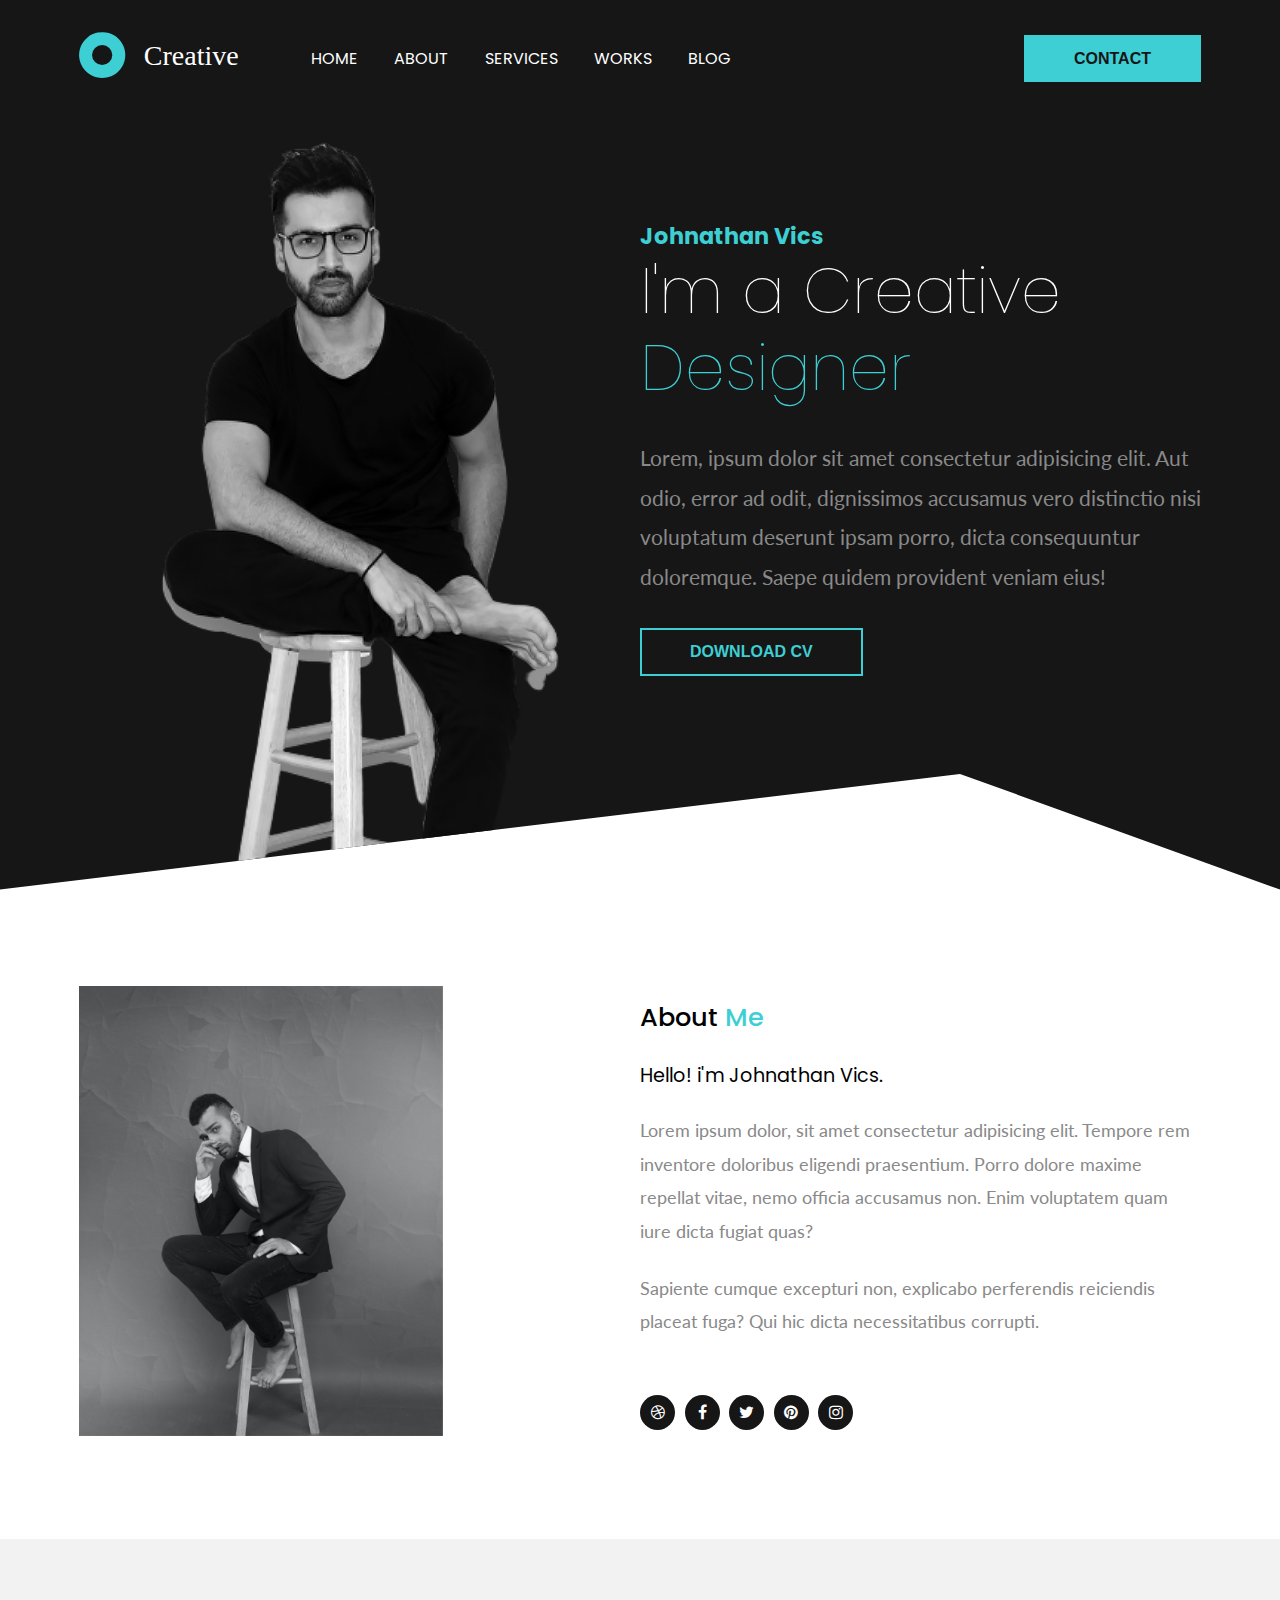
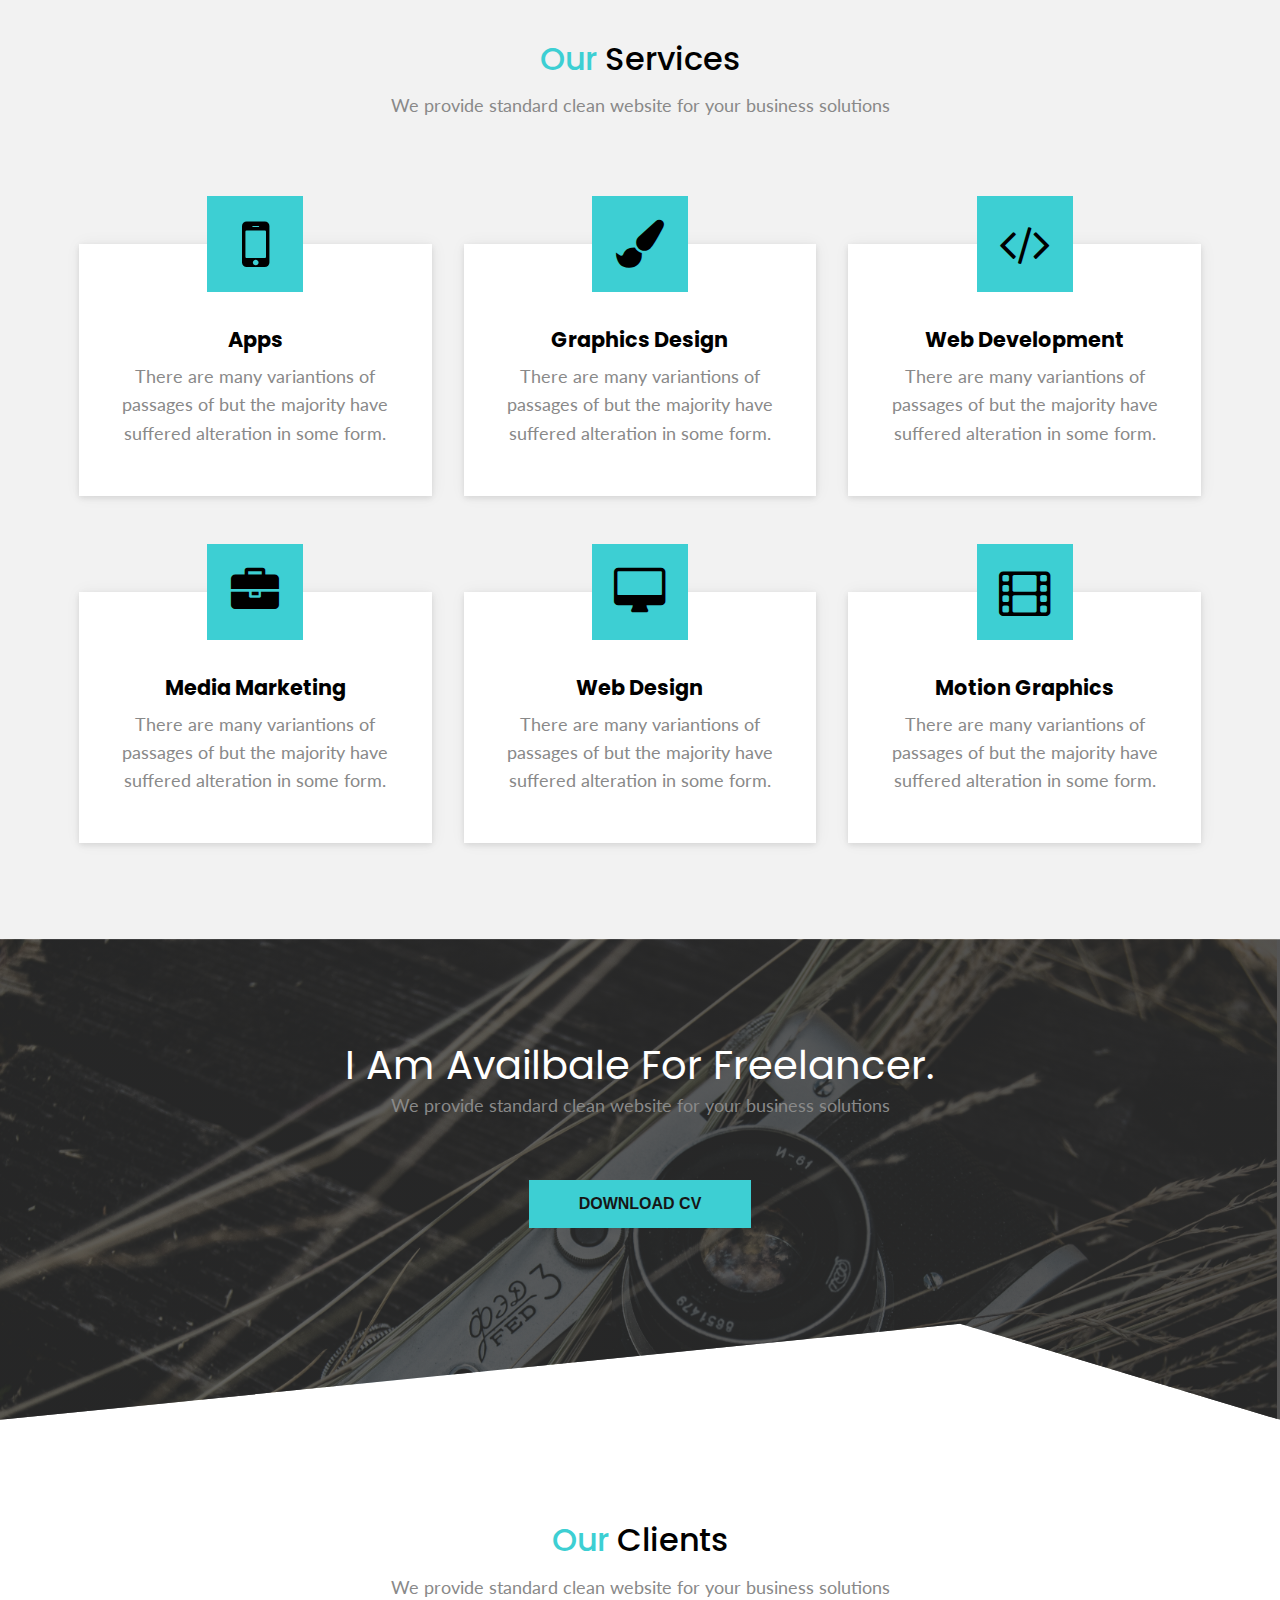
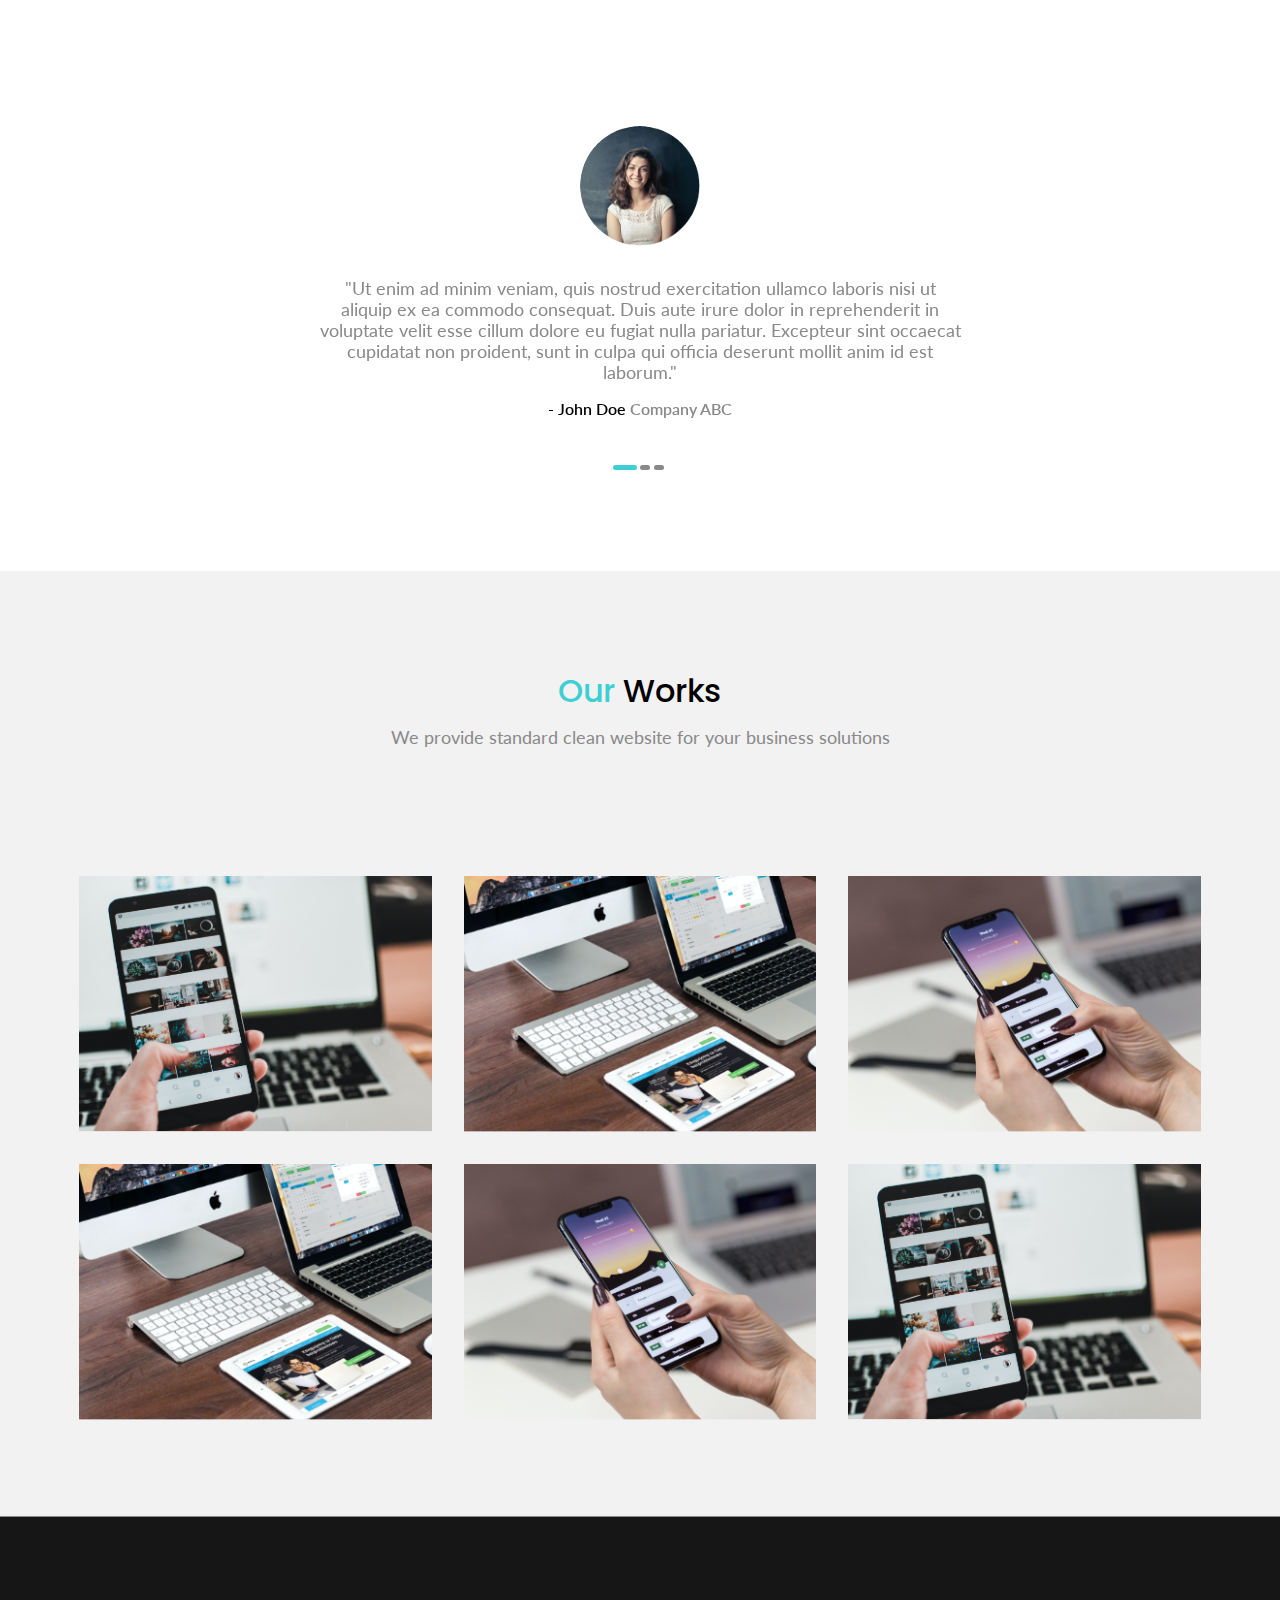
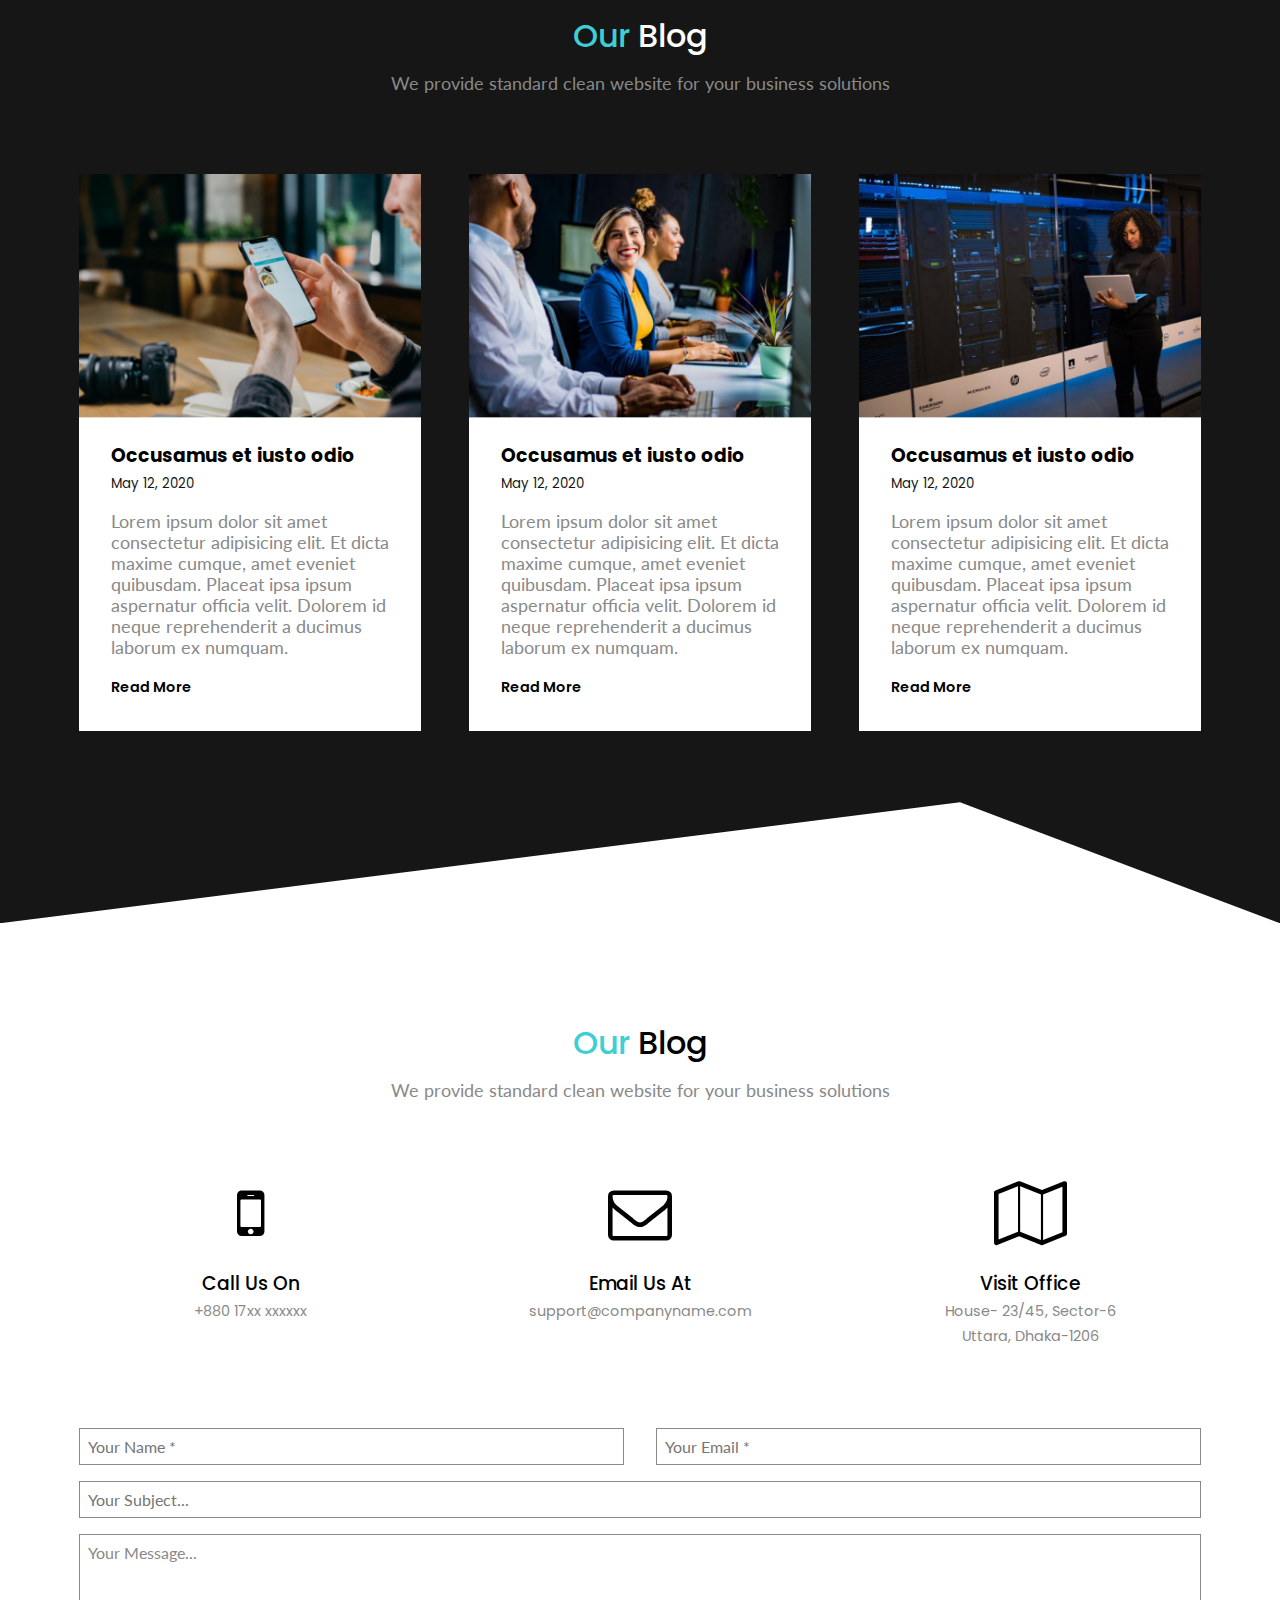
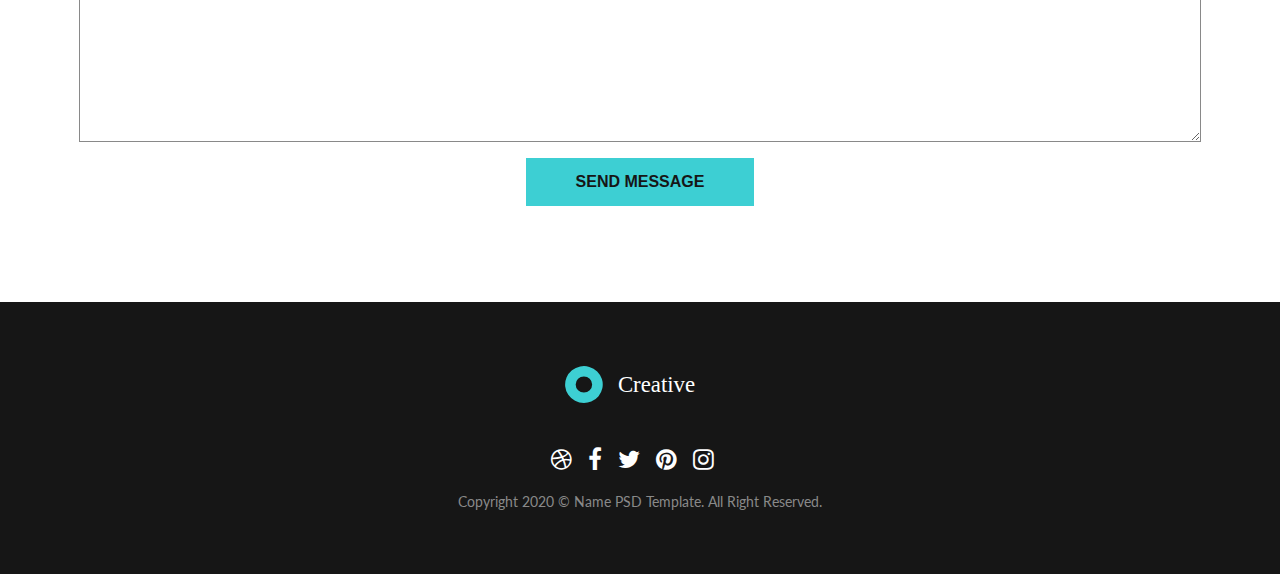
<file: Designer/index.html>
<!DOCTYPE html>
<html lang="en">
  <head>
    <meta charset="UTF-8" />
    <meta name="viewport" content="width=device-width, initial-scale=1.0" />

    <!-- External CSS -->
    <link rel="stylesheet" href="css/style.css" />

    <!-- Google Fonts -->
    <link
      href="https://fonts.googleapis.com/css2?family=Poppins:wght@400;600&display=swap"
      rel="stylesheet"
    />
    <link
      href="https://fonts.googleapis.com/css2?family=Lato:wght@300;400;700&display=swap"
      rel="stylesheet"
    />

    <!-- Font Awesome 4 cnd -->
    <link
      rel="stylesheet"
      href="https://stackpath.bootstrapcdn.com/font-awesome/4.7.0/css/font-awesome.min.css"
      integrity="sha384-wvfXpqpZZVQGK6TAh5PVlGOfQNHSoD2xbE+QkPxCAFlNEevoEH3Sl0sibVcOQVnN"
      crossorigin="anonymous"
    />

    <!-- Slick Slider CSS -->
    <link
      rel="stylesheet"
      type="text/css"
      href="slickSlider-1.8.1/slick/slick.css"
    />

    <title>Portfolio | Designer & Developer</title>
  </head>

  <body>
    <!-- Header Section -->
    <header>
      <!-- Navigation for device screen <= 932px -->
      <nav class="mobile-nav">
        <ul>
          <li><a href="index.html">Home</a></li>
          <li><a href="#about">About</a></li>
          <li><a href="#services">Services</a></li>
          <li><a href="#portfolio">Works</a></li>
          <li><a href="#blog">Blog</a></li>
        </ul>
        <div id="closeBtn">
          &times;
        </div>
      </nav>
      <!-- Navigation for device screen <= 932px -->

      <!-- Hambergur Icon for Menu -->
      <button id="menuBtn">
        <img src="images/hamberger.svg" alt="Menu Icon">
      </button>

      <div class="container">
        <nav id="navigation" class="flex items-center justify-between">
          <!-- left div for logo and nav-links -->
          <div class="left flex items-center">
            <a href="index.html" class="branding">
              <img src="images/logo.svg" alt="Logo" />
            </a>

            <div class="nav-links">
              <a href="index.html">Home</a>
              <a href="#about">About</a>
              <a href="#services">Services</a>
              <a href="#portfolio">Works</a>
              <a href="#blog">Blog</a>
            </div>
          </div>
          <!-- left div for logo and nav-links -->

          <!-- right div for contact button -->
          <div class="right">
            <button type="button" class="btn btn-primary">Contact</button>
          </div>
          <!-- right div for contact button -->
        </nav>

        <!-- Hero Section -->
        <div class="hero flex items-center justify-between">
          <div class="left flex flex-1 justify-center">
            <img src="images/man.png" alt="Profile Photo" />
          </div>

          <div class="right flex-1">
            <h5>Johnathan Vics</h5>
            <h1>I'm a Creative <span>Designer</span></h1>
            <p>
              Lorem, ipsum dolor sit amet consectetur adipisicing elit. Aut
              odio, error ad odit, dignissimos accusamus vero distinctio nisi
              voluptatum deserunt ipsam porro, dicta consequuntur doloremque.
              Saepe quidem provident veniam eius!
            </p>
            <button type="button" class="btn btn-secondary">Download CV</button>
          </div>
        </div>
      </div>
    </header>
    <!-- Header Section -->

    <!-- About Me Section -->
    <section id="about">
      <div class="container flex items-center justify-between">
        <div class="left flex-1">
          <img src="images/man-2.png" alt="Profile" />
        </div>

        <div class="right flex-1">
          <h1>About <span>Me</span></h1>
          <h3>Hello! i'm Johnathan Vics.</h3>
          <p>
            Lorem ipsum dolor, sit amet consectetur adipisicing elit. Tempore
            rem inventore doloribus eligendi praesentium. Porro dolore maxime
            repellat vitae, nemo officia accusamus non. Enim voluptatem quam
            iure dicta fugiat quas?
          </p>
          <p>
            Sapiente cumque excepturi non, explicabo perferendis reiciendis
            placeat fuga? Qui hic dicta necessitatibus corrupti.
          </p>
          <div class="social flex items-center">
            <a href="#">
              <i class="fa fa-dribbble"></i>
            </a>
            <a href="#">
              <i class="fa fa-facebook"></i>
            </a>
            <a href="#">
              <i class="fa fa-twitter"></i>
            </a>
            <a href="#">
              <i class="fa fa-pinterest"></i>
            </a>
            <a href="#">
              <i class="fa fa-instagram"></i>
            </a>
          </div>
        </div>
      </div>
    </section>
    <!-- About Me Section -->

    <!-- Services Section -->
    <section id="services">
      <div class="container">
        <div class="service-head">
          <h1 class="section-heading"><span>Our</span> Services</h1>
          <p>We provide standard clean website for your business solutions</p>
        </div>

        <div class="card-wrapper">
          <div class="card">
            <span>
              <i class="fa fa-mobile"></i>
            </span>
            <h3>Apps</h3>
            <p>
              There are many variantions of passages of but the majority have
              suffered alteration in some form.
            </p>
          </div>

          <div class="card">
            <span>
              <i class="fa fa-paint-brush"></i>
            </span>
            <h3>Graphics Design</h3>
            <p>
              There are many variantions of passages of but the majority have
              suffered alteration in some form.
            </p>
          </div>

          <div class="card">
            <span>
              <i class="fa fa-code"></i>
            </span>
            <h3>Web Development</h3>
            <p>
              There are many variantions of passages of but the majority have
              suffered alteration in some form.
            </p>
          </div>

          <div class="card">
            <span>
              <i class="fa fa-briefcase"></i>
            </span>
            <h3>Media Marketing</h3>
            <p>
              There are many variantions of passages of but the majority have
              suffered alteration in some form.
            </p>
          </div>

          <div class="card">
            <span>
              <i class="fa fa-desktop"></i>
            </span>
            <h3>Web Design</h3>
            <p>
              There are many variantions of passages of but the majority have
              suffered alteration in some form.
            </p>
          </div>

          <div class="card">
            <span>
              <i class="fa fa-film"></i>
            </span>
            <h3>Motion Graphics</h3>
            <p>
              There are many variantions of passages of but the majority have
              suffered alteration in some form.
            </p>
          </div>
        </div>
      </div>
    </section>
    <!-- Services Section -->

    <!-- Call to Action Section -->
    <section id="callToAction">
      <div class="container">
        <h1>I am availbale for freelancer.</h1>
        <p>We provide standard clean website for your business solutions</p>
        <button class="btn btn-primary">Download CV</button>
      </div>
    </section>
    <!-- Call to Action Section -->

    <!-- Testimonial Section -->
    <section id="testimonial">
      <div class="container">
        <div class="testimonial-header">
          <h1 class="section-heading"><span>Our</span> Clients</h1>
          <p>We provide standard clean website for your business solutions</p>
        </div>

        <div id="slider">
          <div class="slide">
            <img src="images/lady.png" alt="Lady" />
            <p class="slide-text">
              "Ut enim ad minim veniam, quis nostrud exercitation ullamco
              laboris nisi ut aliquip ex ea commodo consequat. Duis aute irure
              dolor in reprehenderit in voluptate velit esse cillum dolore eu
              fugiat nulla pariatur. Excepteur sint occaecat cupidatat non
              proident, sunt in culpa qui officia deserunt mollit anim id est
              laborum."
            </p>
            <p class="note">- John Doe <span>Company ABC</span></p>
          </div>

          <div class="slide">
            <img src="images/man-2.png" alt="Lady" />
            <p class="slide-text">
              "Ut enim ad minim veniam, quis nostrud exercitation ullamco
              laboris nisi ut aliquip ex ea commodo consequat. Duis aute irure
              dolor in reprehenderit in voluptate velit esse cillum dolore eu
              fugiat nulla pariatur. Excepteur sint occaecat cupidatat non
              proident, sunt in culpa qui officia deserunt mollit anim id est
              laborum."
            </p>
            <p class="note">- John Doe <span>Company ABC</span></p>
          </div>

          <div class="slide">
            <img src="images/lady.png" alt="Lady" />
            <p class="slide-text">
              "Ut enim ad minim veniam, quis nostrud exercitation ullamco
              laboris nisi ut aliquip ex ea commodo consequat. Duis aute irure
              dolor in reprehenderit in voluptate velit esse cillum dolore eu
              fugiat nulla pariatur. Excepteur sint occaecat cupidatat non
              proident, sunt in culpa qui officia deserunt mollit anim id est
              laborum."
            </p>
            <p class="note">- John Doe <span>Company ABC</span></p>
          </div>
        </div>
      </div>
    </section>
    <!-- Testimonial Section -->

    <!-- Portfolio Section -->
    <section id="portfolio">
      <div class="container">
        <div class="portfolio-head">
          <h1 class="section-heading"><span>Our</span> Works</h1>
          <p>We provide standard clean website for your business solutions</p>
        </div>

        <div class="gallery">
          <div class="card">
            <div class="overlay">
              <h4>Category</h4>
              <p>Responsive Design</p>
            </div>
            <img src="images/ph-1.png" alt="">
          </div>

          <div class="card">
            <div class="overlay">
              <h4>Category</h4>
              <p>Web Design</p>
            </div>
            <img src="images/ph-2.png" alt="">
          </div>

          <div class="card">
            <div class="overlay">
              <h4>Category</h4>
              <p>Apps Design</p>
            </div>
            <img src="images/ph-3.png" alt="">
          </div>

          <div class="card">
            <div class="overlay">
              <h4>Category</h4>
              <p>Web Development</p>
            </div>
            <img src="images/ph-2.png" alt="">
          </div>

          <div class="card">
            <div class="overlay">
              <h4>Category</h4>
              <p>UX/UI Design</p>
            </div>
            <img src="images/ph-3.png" alt="">
          </div>

          <div class="card">
            <div class="overlay">
              <h4>Category</h4>
              <p>Graphics Design</p>
            </div>
            <img src="images/ph-1.png" alt="">
          </div>
      </div>
    </section>
    <!-- Portfolio Section -->

    <!-- Our Blog Section -->
    <section id="blog">
      <div class="container">
        <div class="blog-header">
          <h1 class="section-heading"><span>Our</span> Blog</h1>
          <p>We provide standard clean website for your business solutions</p>
        </div>
        <div class="blog-posts">
          <div class="post">
            <div class="post-img">
              <img src="images/article-ph-1.png" alt="Article">
            </div>
            <div class="post-content">
              <a href="#">
                <h3>Occusamus et iusto odio</h3>
              </a>
              <small>May 12, 2020</small>
              <p>Lorem ipsum dolor sit amet consectetur adipisicing elit. Et dicta maxime cumque, amet eveniet quibusdam. Placeat ipsa ipsum aspernatur officia velit. Dolorem id neque reprehenderit a ducimus laborum ex numquam.</p>
              <a href="#" class="read-more">Read More</a>
            </div>
          </div>

          <div class="post">
            <div class="post-img">
              <img src="images/article-ph-2.png" alt="Article">
            </div>
            <div class="post-content">
              <a href="#">
                <h3>Occusamus et iusto odio</h3>
              </a>
              <small>May 12, 2020</small>
              <p>Lorem ipsum dolor sit amet consectetur adipisicing elit. Et dicta maxime cumque, amet eveniet quibusdam. Placeat ipsa ipsum aspernatur officia velit. Dolorem id neque reprehenderit a ducimus laborum ex numquam.</p>
              <a href="#" class="read-more">Read More</a>
            </div>
          </div>

          <div class="post">
            <div class="post-img">
              <img src="images/article-ph-3.png" alt="Article">
            </div>
            <div class="post-content">
              <a href="#">
                <h3>Occusamus et iusto odio</h3>
              </a>
              <small>May 12, 2020</small>
              <p>Lorem ipsum dolor sit amet consectetur adipisicing elit. Et dicta maxime cumque, amet eveniet quibusdam. Placeat ipsa ipsum aspernatur officia velit. Dolorem id neque reprehenderit a ducimus laborum ex numquam.</p>
              <a href="#" class="read-more">Read More</a>
            </div>
          </div>
          
        </div>
      </div>
    </section>
    <!-- Our Blog Section -->

    <!-- Contact Us Section -->
    <section id="contact-us">
      <div class="container">
        <div class="contact-us-header">
          <h1 class="section-heading"><span>Our</span> Blog</h1>
          <p>We provide standard clean website for your business solutions</p>
        </div>

        <div class="contact-wrapper">
          <div class="contact">
            <i class="fa fa-mobile"></i>
            <h3>call us on</h2>
            <span>+880 17xx xxxxxx</span>
          </div>

          <div class="contact">
            <i class="fa fa-envelope-o"></i>
            <h3>email us at</h2>
            <span>support@companyname.com</span>
          </div>

          <div class="contact">
            <i class="fa fa-map-o"></i>
            <h3>visit office</h2>
            <span>House- 23/45, Sector-6 <br> Uttara, Dhaka-1206</span>
          </div>
        </div>

        <form action="#" method="POST">
          <div class="input-group">
            <input type="text" name="name" id="username" placeholder="Your Name *">
            <input type="email" name="email" id="useremail" placeholder="Your Email *">
          </div>
          <div class="input-group input-group-flex">
            <input type="text" name="subject" id="subject" placeholder="Your Subject...">
            <textarea name="message" id="textmessage" cols="30" rows="10">Your Message...</textarea>
          </div>
          <input type="submit" class="btn btn-primary" value="Send Message">
        </form>
      </div>
    </section>
    <!-- Contact Us Section -->

    <!-- Footer Section -->
    <footer>
      <img src="images/logo.svg" alt="Logo">
      <div class="footer-social flex items-center justify-center">
        <a href="#">
          <i class="fa fa-dribbble"></i>
        </a>
        <a href="#">
          <i class="fa fa-facebook"></i>
        </a>
        <a href="#">
          <i class="fa fa-twitter"></i>
        </a>
        <a href="#">
          <i class="fa fa-pinterest"></i>
        </a>
        <a href="#">
          <i class="fa fa-instagram"></i>
        </a>
      </div>
      <p>Copyright 2020 &copy; Name PSD Template. All Right Reserved.</p>
    </footer>



    <!-- jQuery Codes -->
    <script src="js/jquery-3.5.1.min.js"></script>

    <!-- jQuery for Slick Slider -->
    <script src="slickSlider-1.8.1/slick/slick.js"></script>

    <!-- External Js -->
    <script src="js/script.js"></script>
  </body>
</html>
</file>
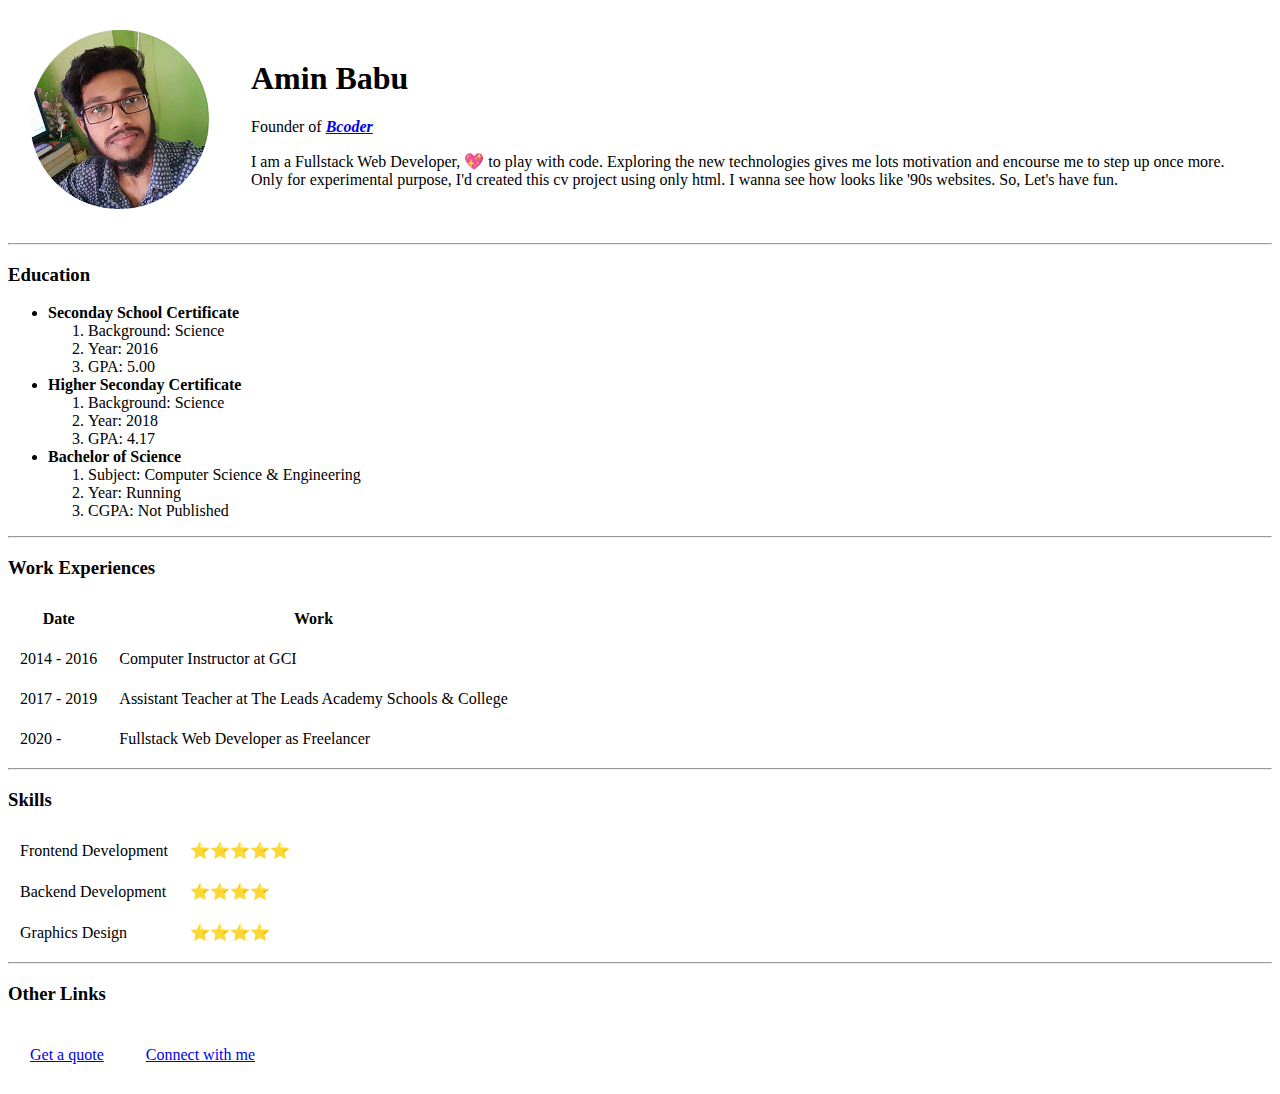
<file: html-personal-site/index.html>
<!DOCTYPE html>
<html lang="en">

<head>
  <meta charset="UTF-8">
  <meta name="viewport" content="width=device-width, initial-scale=1.0">
  <meta http-equiv="X-UA-Compatible" content="ie=edge">
  <title>Amin Babu | Fullstack Developer</title>
</head>

<body>
  <!-- About section start -->
  <table cellpadding="20">
    <tbody>
      <tr>
        <td>
          <img src="./images/amin-babu-profile.png" alt="Amin Babu - Profile Photo">
        </td>
        <td>
          <h1>Amin Babu</h1>
          <p>Founder of <a href="https://twitter.com/InfoBcoder"><em><strong>Bcoder</strong></em></a></p>
          <p>I am a Fullstack Web Developer, 💖 to play with code. Exploring the new technologies gives me lots motivation and encourse me to step up once more. Only for experimental purpose, I'd created this cv project using only html. I wanna see
            how looks like '90s websites. So, Let's have fun.</p>
        </td>
      </tr>
    </tbody>
  </table>
  <!-- About section end -->
  <hr>
  <!-- Education section start -->
  <h3>Education</h3>
  <ul>
    <li>
      <strong>Seconday School Certificate</strong>
      <ol>
        <li>Background: Science</li>
        <li>Year: 2016</li>
        <li>GPA: 5.00</li>
      </ol>
    </li>
    <li>
      <strong>Higher Seconday Certificate</strong>
      <ol>
        <li>Background: Science</li>
        <li>Year: 2018</li>
        <li>GPA: 4.17</li>
      </ol>
    </li>
    <li>
      <strong>Bachelor of Science</strong>
      <ol>
        <li>Subject: Computer Science & Engineering</li>
        <li>Year: Running</li>
        <li>CGPA: Not Published</li>
      </ol>
    </li>
  </ul>
  <!-- Education section end -->
  <hr>
  <!-- Work section start -->
  <h3>Work Experiences</h3>
  <table cellpadding="10">
    <thead>
      <tr>
        <th>Date</th>
        <th>Work</th>
      </tr>
    </thead>
    <tbody>
      <tr>
        <td>2014 - 2016</td>
        <td>Computer Instructor at GCI</td>
      </tr>
      <tr>
        <td>2017 - 2019</td>
        <td>Assistant Teacher at The Leads Academy Schools & College</td>
      </tr>
      <tr>
        <td>2020 - </td>
        <td>Fullstack Web Developer as Freelancer</td>
      </tr>
    </tbody>
  </table>
  <!-- Work section end -->
  <hr>
  <!-- Skills section start -->
  <h3>Skills</h3>
  <table cellpadding="10">
    <tbody>
      <tr>
        <td>Frontend Development</td>
        <td>⭐⭐⭐⭐⭐</td>
      </tr>
      <tr>
        <td>Backend Development</td>
        <td>⭐⭐⭐⭐</td>
      </tr>
      <tr>
        <td>Graphics Design</td>
        <td>⭐⭐⭐⭐</td>
      </tr>
    </tbody>
  </table>
  <!-- Skills section end -->
  <hr>
  <!-- Other Links section start -->
  <h3>Other Links</h3>
  <table cellpadding="20">
    <tbody>
      <tr>
        <td><a href="contact.html">Get a quote</a></td>
        <td><a href="social-links.html">Connect with me</a></td>
      </tr>
    </tbody>
  </table>
  <!-- Other Links section end -->

</body>

</html>
</file>
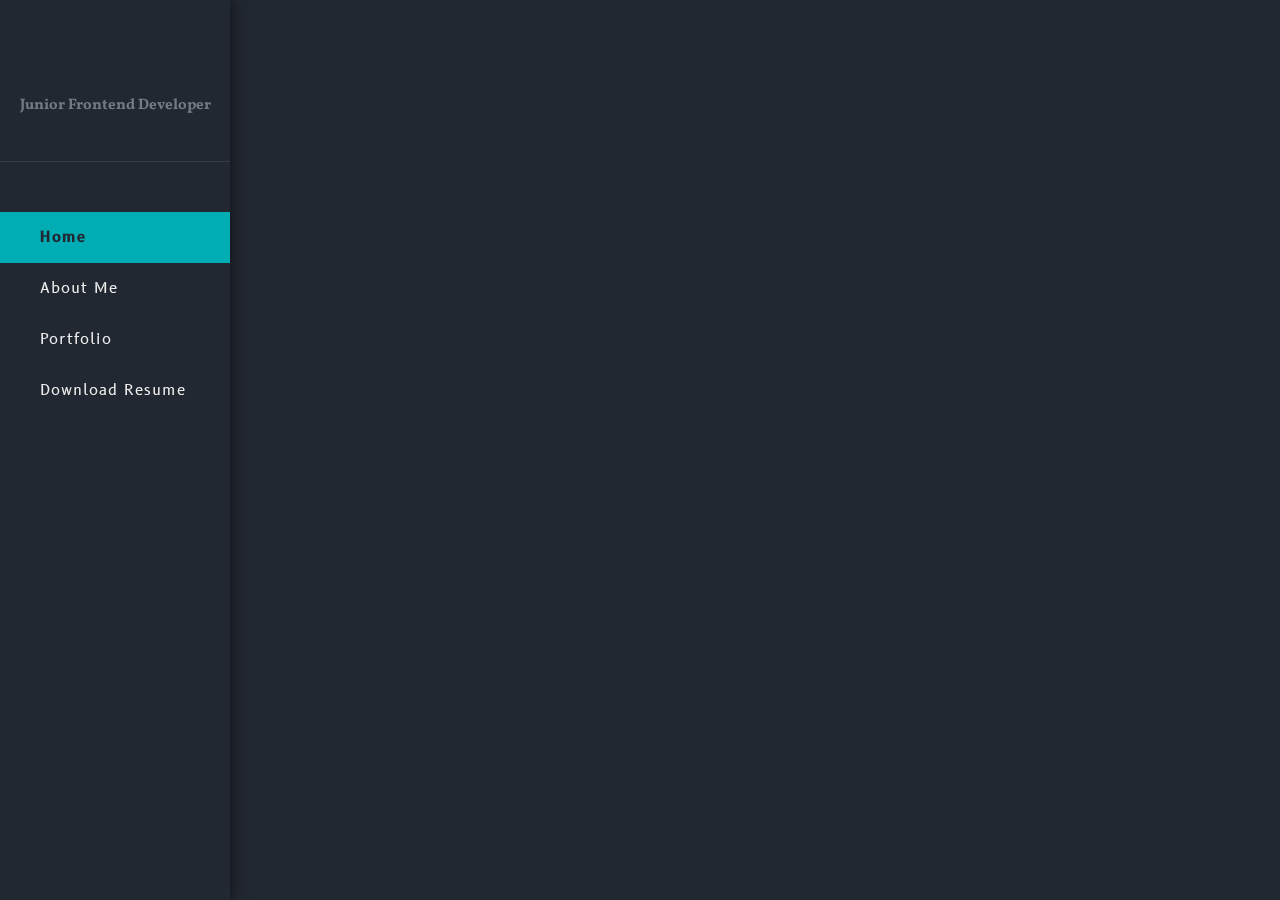
<file: john-the-doe/index.html>
<!DOCTYPE html>
<html lang="en">

<head>
  <meta charset="UTF-8">
  <meta name="viewport" content="width=device-width, initial-scale=1.0">
  <meta http-equiv="X-UA-Compatible" content="ie=edge">
  <title>Amin Babu | Fullstack Developer</title>
  <!-- EXTERNAL CSS SECTION START -->
  <link rel="stylesheet" href="./css/styles.css">
  <!-- EXTERNAL CSS SECTION END -->
  <!-- GOOGLE FONTS SECTION START -->
  <link rel="preconnect" href="https://fonts.gstatic.com">
  <link href="https://fonts.googleapis.com/css2?family=B612:ital,wght@0,400;0,700;1,400;1,700&family=Vollkorn:ital,wght@0,400;0,500;0,600;0,700;1,400;1,500;1,600;1,700&display=swap" rel="stylesheet">
  <!-- GOOGLE FONTS SECTION END -->
  <!-- FONT AWESOME 5.15.3 START -->
  <link rel="stylesheet" href="https://cdnjs.cloudflare.com/ajax/libs/font-awesome/5.15.3/css/all.min.css" integrity="sha512-iBBXm8fW90+nuLcSKlbmrPcLa0OT92xO1BIsZ+ywDWZCvqsWgccV3gFoRBv0z+8dLJgyAHIhR35VZc2oM/gI1w==" crossorigin="anonymous" />
  <!-- FONT AWESOME 5.15.3 END -->
</head>

<body>
  <!-- Menu Icon Start -->
  <div class="menu-icon">
    <div class="bar"></div>
    <div class="bar"></div>
    <div class="bar"></div>
  </div>
  <!-- Menu Icon End -->
  <!-- Header Section Start -->
  <header>
    <figure>
      <i class="far fa-user-circle"></i>
    </figure>
    <section class="social-links">
      <a href="#"><i class="fab fa-github-alt"></i></a>
      <a href="#"><i class="fab fa-twitter"></i></a>
      <a href="#"><i class="fab fa-stack-overflow"></i></a>
    </section>
    <h3>Junior Frontend Developer</h3>
    <nav>
      <ul>
        <li><a href="#">Home</a></li>
        <li><a href="#">About Me</a></li>
        <li><a href="#">Portfolio</a></li>
        <li><a href="#">Download Resume</a></li>
      </ul>
    </nav>
  </header>
  <!-- Header Section End -->
  <!-- Home Section Start -->
  <section id="home">

  </section>
  <!-- Home Section End -->

  <!-- External JS -->
  <script src="./js/scripts.js" charset="utf-8"></script>
</body>

</html>
</file>
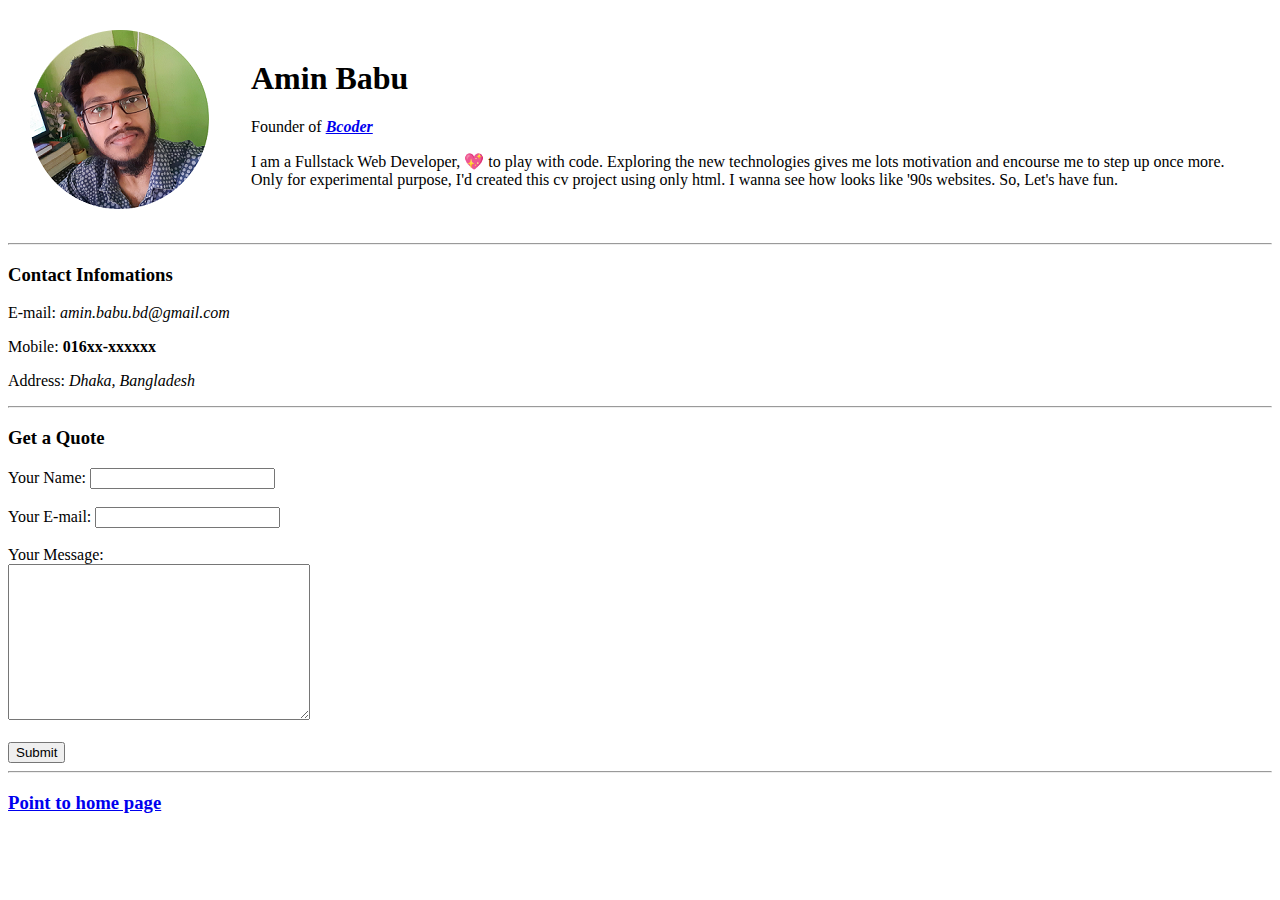
<file: html-personal-site/contact.html>
<!DOCTYPE html>
<html lang="en">

<head>
  <meta charset="UTF-8">
  <meta name="viewport" content="width=device-width, initial-scale=1.0">
  <meta http-equiv="X-UA-Compatible" content="ie=edge">
  <title>Contact Infomations</title>
</head>

<body>
  <!-- About section start -->
  <table cellpadding="20">
    <tbody>
      <tr>
        <td>
          <img src="./images/amin-babu-profile.png" alt="Amin Babu - Profile Photo">
        </td>
        <td>
          <h1>Amin Babu</h1>
          <p>Founder of <a href="https://twitter.com/InfoBcoder"><em><strong>Bcoder</strong></em></a></p>
          <p>I am a Fullstack Web Developer, 💖 to play with code. Exploring the new technologies gives me lots motivation and encourse me to step up once more. Only for experimental purpose, I'd created this cv project using only html. I wanna see
            how looks like '90s websites. So, Let's have fun.</p>
        </td>
      </tr>
    </tbody>
  </table>
  <!-- About section end -->
  <hr>
  <!-- Contact infomation section start -->
  <h3>Contact Infomations</h3>
  <p>E-mail: <em>amin.babu.bd@gmail.com</em></p>
  <p>Mobile: <strong>016xx-xxxxxx</strong></p>
  <p>Address: <cite>Dhaka, Bangladesh</cite></p>
  <!-- Contact infomation section end -->
  <hr>
  <!-- Get a quote section start -->
  <h3>Get a Quote</h3>
  <form action="mailto:amin.babu.bd@gmail.com" method="post" enctype="text/plain">
    <label>Your Name:</label>
    <input type="text" name="Name"><br><br>
    <label>Your E-mail:</label>
    <input type="email" name="Email"><br><br>
    <label>Your Message:</label><br>
    <textarea name="Message" rows="10" cols="35"></textarea><br><br>
    <input type="submit">
  </form>
  <!-- Get a quote section end -->
  <hr>
  <h3><a href="./index.html">Point to home page</a></h3>
</body>

</html>
</file>
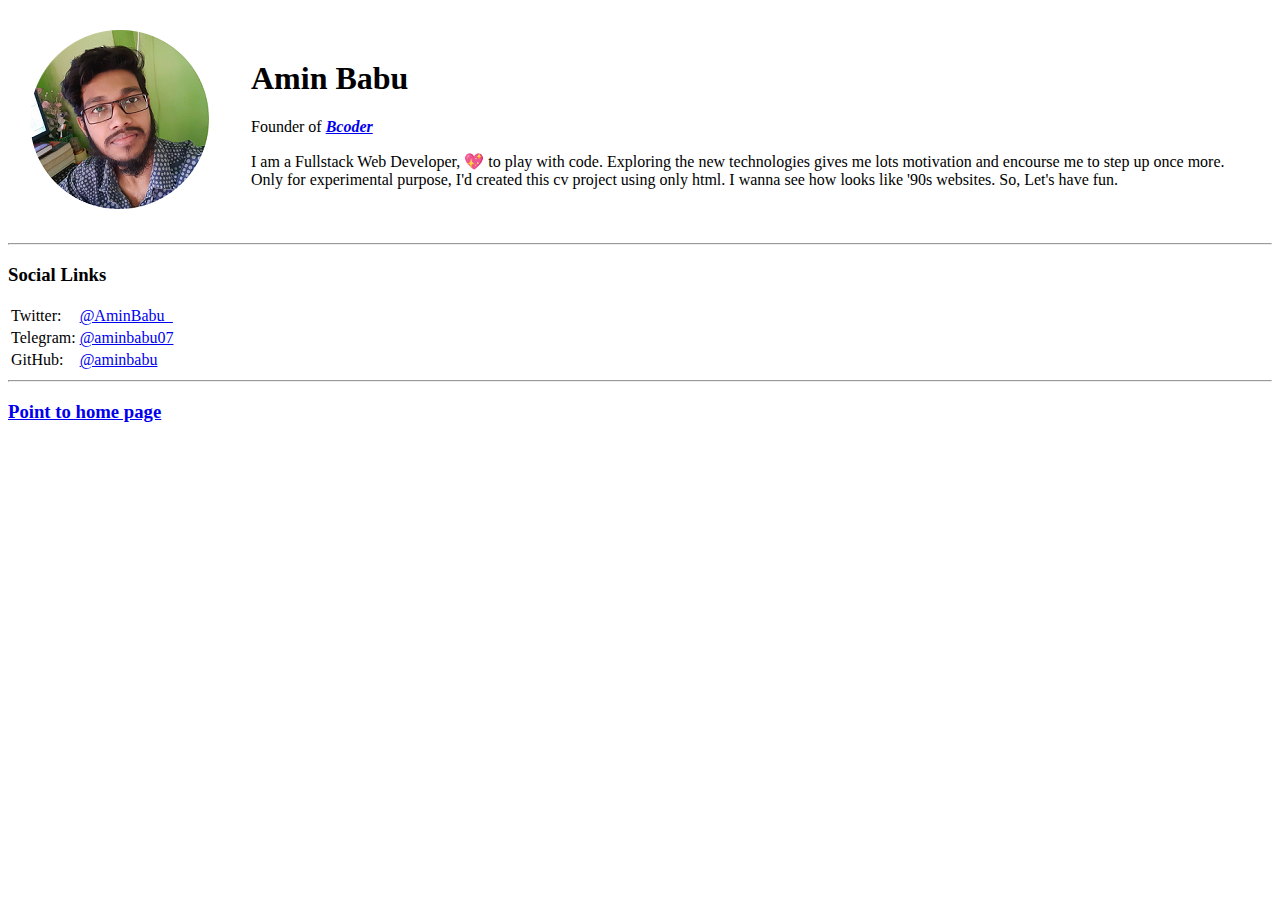
<file: html-personal-site/social-links.html>
<!DOCTYPE html>
<html lang="en">

<head>
  <meta charset="UTF-8">
  <meta name="viewport" content="width=device-width, initial-scale=1.0">
  <meta http-equiv="X-UA-Compatible" content="ie=edge">
  <title>Social Media Links</title>
</head>

<body>
  <!-- About section start -->
  <table cellpadding="20">
    <tbody>
      <tr>
        <td>
          <img src="./images/amin-babu-profile.png" alt="Amin Babu - Profile Photo">
        </td>
        <td>
          <h1>Amin Babu</h1>
          <p>Founder of <a href="https://twitter.com/InfoBcoder"><em><strong>Bcoder</strong></em></a></p>
          <p>I am a Fullstack Web Developer, 💖 to play with code. Exploring the new technologies gives me lots motivation and encourse me to step up once more. Only for experimental purpose, I'd created this cv project using only html. I wanna see
            how looks like '90s websites. So, Let's have fun.</p>
        </td>
      </tr>
    </tbody>
  </table>
  <!-- About section end -->
  <hr>
  <!-- Social Links section start -->
  <h3>Social Links</h3>
  <table>
    <tbody>
      <tr>
        <td>Twitter: </td>
        <td><a href="https://twitter.com/AminBabu_">@AminBabu_</a></td>
      </tr>
      <tr>
        <td>Telegram: </td>
        <td><a href="https://t.me/aminbabu07">@aminbabu07</a></td>
      </tr>
      <tr>
        <td>GitHub: </td>
        <td><a href="https://github.com/aminbabu">@aminbabu</a></td>
      </tr>
    </tbody>
  </table>
  <!-- Social Links section end -->
  <hr>
  <h3><a href="./index.html">Point to home page</a></h3>
</body>

</html>
</file>
<file: Designer/css/style.css>
/* Utility CSS */
@import "utility.css";

:root {
  --primary: #3dcfd3;
  --secondary: #161616;
  --white: #ffffff;
  --offWhite: #898989;
  --light: #f2f2f2;
  --dark: #000000;
}

/* Common styles */
* {
  margin: 0;
  padding: 0;
  box-sizing: border-box;
  -webkit-font-smoothing: antialiased;
}

html {
  scroll-behavior: smooth;
}

body {
  font-family: "Poppins", sans-serif;
}

.container {
  max-width: 1152px;
  padding: 0 15px;
  margin: 0 auto;
}

section {
  padding: 6rem 0;
}

p {
  font-family: "Lato", sans-serif;
  font-size: 1.1rem;
}

/* Header style */
header {
  background-color: var(--secondary);
  clip-path: polygon(0 0, 100% 0, 100% 100%, 75% 87%, 0 100%);
}

header nav {
  padding: 2rem 0;
}

header nav .branding {
  margin-right: 3rem;
}

.nav-links a {
  color: var(--white);
  text-decoration: none;
  text-transform: uppercase;
  margin-right: 2rem;
  transition: all 0.3s ease;
}

.nav-links a:hover {
  color: var(--primary);
}

/* Hero section */
.hero {
  padding: 1.5rem 0;
}

.hero .left img {
  width: 400px;
}

.hero .right {
  margin-top: -7rem;
}

.hero .right h5 {
  font-size: 1.4rem;
  color: var(--primary);
}

.hero .right h1 {
  font-size: 4rem;
  color: var(--white);
  font-weight: 100;
  line-height: 1.2;
  margin-bottom: 2rem;
}

.hero .right h1 span {
  color: var(--primary);
}

.hero .right p {
  line-height: 1.9;
  margin-bottom: 2rem;
  color: var(--offWhite);
  font-size: 1.3rem;
}

/* About Me Section  */
section#about .left img {
  height: 450px;
}

section#about .right h1 {
  font-size: 1.6rem;
  font-weight: 500;
  margin-bottom: 1.5rem;
}

section#about .right h1 span {
  color: var(--primary);
}

section#about .right h3 {
  font-size: 1.2rem;
  font-weight: 400;
  margin-bottom: 1.5rem;
}

section#about .right p {
  color: var(--offWhite);
  line-height: 1.9;
  margin-bottom: 1.5rem;
}

section#about .social a {
  text-decoration: none;
  background-color: var(--secondary);
  width: 35px;
  height: 35px;
  color: var(--white);
  margin-right: 0.6rem;
  margin-top: 2rem;
  border-radius: 50%;
  display: flex;
  justify-content: center;
  align-items: center;
  transition: all 0.3s ease;
}

section#about .social a:hover {
  background-color: var(--primary);
}

section#about .social i {
  padding: 0.6rem;
}

/* Services Section Style */
#services {
  background-color: var(--light);
}

.section-heading {
  text-align: center;
  font-weight: 500;
  margin-bottom: 0.8rem;
}

.section-heading span {
  color: var(--primary);
}

.section-heading + p {
  text-align: center;
  color: var(--offWhite);
  margin-bottom: 8rem;
}

#services .card-wrapper {
  display: grid;
  grid-template-columns: repeat(3, 1fr);
  grid-column-gap: 2rem;
  grid-row-gap: 6rem;
}

#services .card-wrapper .card {
  background-color: var(--white);
  text-align: center;
  padding: 5rem 2rem 3rem;
  box-shadow: 0 2px 6px 0 rgba(0, 0, 0, 0.1), 1px 0 16px 0 rgba(0, 0, 0, 0.05);
  position: relative;
  transition: all 0.3s ease;
}

#services .card-wrapper .card:hover {
  background-color: var(--secondary);
}

#services .card-wrapper .card span {
  background-color: var(--primary);
  display: flex;
  justify-content: center;
  align-items: center;
  width: 6rem;
  height: 6rem;
  position: absolute;
  top: -3rem;
  left: 50%;
  transform: translateX(-50%);
}

#services .card-wrapper .card i {
  color: var(--dark);
  font-size: 3rem;
}

#services .card-wrapper .card i.fa-mobile {
  font-size: 4rem;
}

#services .card-wrapper .card h3 {
  font-size: 1.3rem;
  margin-bottom: 0.5rem;
}

#services .card-wrapper .card p {
  color: var(--offWhite);
  line-height: 1.6;
}

#services .card-wrapper .card:hover h3,
#services .card-wrapper .card:hover p {
  color: var(--white);
}

/* Call-To-Action Section Style */
#callToAction {
  text-align: center;
  background-image: linear-gradient(
      to right,
      rgba(41, 41, 41, 0.7),
      rgba(41, 41, 41, 0.8)
    ),
    url(../images/camera.png);
  background-position: center center;
  background-repeat: no-repeat;
  background-size: cover;
  clip-path: polygon(0 0, 100% 0, 100% 100%, 75% 80%, 0 100%);
  padding-bottom: 12rem;
}

#callToAction h1 {
  font-size: 2.5rem;
  color: var(--white);
  text-transform: capitalize;
  font-weight: 400;
}

#callToAction p {
  color: var(--offWhite);
  margin-bottom: 4rem;
}

/* Testimonial Section */
#slider .slide {
  display: flex !important;
  flex-direction: column;
  align-items: center;
  text-align: center;
}

#slider .slide img {
  width: 120px;
  height: 120px;
  border-radius: 50%;
  margin-bottom: 2rem;
  object-fit: cover;
}

#slider p.slide-text {
  color: var(--offWhite);
  padding: 0 15rem;
  margin-bottom: 1rem;
}

#slider p.note {
  font-size: 1rem;
  font-weight: 600;
  margin-bottom: 2rem;
}

#slider p.note span {
  color: var(--offWhite);
}

#slider .slick-dots {
  display: flex;
  justify-content: center;
}

#slider .slick-dots li {
  list-style-type: none;
}

#slider .slick-dots li button {
  font-size: 0;
  width: 10px;
  height: 5px;
  margin-right: 0.2rem;
  outline: none;
  border: none;
  cursor: pointer;
  background-color: var(--offWhite);
  border-radius: 10px;
  transition: all 0.3s ease;
}

#slider .slick-dots .slick-active button {
  background-color: var(--primary);
  width: 24px;
}

/* Portfolio Section */
#portfolio {
  background-color: var(--light);
}

#portfolio .gallery {
  display: grid;
  grid-template-columns: repeat(3, 1fr);
  grid-gap: 2rem;
}

#portfolio .gallery .card {
  position: relative;
  height: 16rem;
}

#portfolio .gallery .card .overlay {
  position: absolute;
  top: 0;
  left: 0;
  width: 100%;
  height: 100%;
  background-color: rgba(5, 203, 253, 0.6);
  display: flex;
  justify-content: center;
  align-items: center;
  flex-direction: column;
  color: var(--light);
  opacity: 0;
  transition: all 0.3s ease;
}

#portfolio .gallery .overlay p {
  color: var(--dark);
  font-weight: 500;
  margin-top: 0.5rem;
}

#portfolio .gallery .card img {
  width: 100%;
  height: 100%;
  object-fit: cover;
}

#portfolio .gallery .card:hover .overlay {
  opacity: 1;
}

/* Our Blog Section Style */
#blog {
  background-color: var(--secondary);
  padding-bottom: 12rem;
  clip-path: polygon(0 0, 100% 0, 100% 100%, 75% 88%, 0 100%);
}

#blog .blog-header h1.section-heading {
  color: var(--white);
}

#blog .blog-header h1.section-heading + p {
  margin-bottom: 5rem;
}

#blog .blog-posts {
  display: grid;
  grid-template-columns: repeat(3, 1fr);
  grid-gap: 3rem;
}

#blog .blog-posts .post {
  background-color: var(--white);
}

#blog .blog-posts .post .post-img img {
  width: 100%;
  height: 100%;
}

#blog .blog-posts .post .post-content {
  padding: 1rem 2rem 2rem;
}

#blog .blog-posts .post .post-content a {
  text-decoration: none;
  color: var(--dark);
}

#blog .blog-posts .post .post-content a:hover {
  color: var(--primary);
}

#blog .blog-posts .post .post-content small {
  color: var(--secondary);
}

#blog .blog-posts .post .post-content p {
  margin: 1rem 0;
  color: var(--offWhite);
}

#blog .blog-posts .post .post-content .read-more {
  font-weight: 600;
  font-size: 0.9rem;
}

/* Contact Us Section Style */
#contact-us .contact-us-header p {
  margin-bottom: 5rem;
}

#contact-us .contact-wrapper {
  display: grid;
  grid-template-columns: repeat(3, 1fr);
  grid-gap: 3rem;
  text-align: center;
  margin-bottom: 3rem;
}

#contact-us .contact-wrapper i {
  font-size: 4rem;
  margin-bottom: 1.5rem;
}

#contact-us .contact-wrapper h3 {
  font-weight: 500;
  text-transform: capitalize;
}

#contact-us .contact-wrapper span {
  font-size: 0.9rem;
  color: var(--offWhite);
}

form {
  text-align: center;
  margin-top: 5rem;
}

#contact-us .input-group {
  display: grid;
  grid-template-columns: repeat(2, 1fr);
  grid-gap: 2rem;
}

#contact-us .input-group-flex {
  grid-template-columns: repeat(1, 1fr);
}

#contact-us .input-group input,
#contact-us .input-group textarea {
  font-family: "Lato", sans-serif;
  border: 1px solid var(--offWhite);
  outline: none;
  margin-bottom: 1rem;
  font-size: 1rem;
  padding: 0.5rem;
  color: var(--offWhite);
}

#contact-us .input-group textarea {
  resize: vertical;
  margin-top: -2rem;
}

/* Footer Section Style */
footer {
  background-color: var(--secondary);
  padding: 4rem;
  text-align: center;
}

footer img {
  width: 150px;
  margin-bottom: 2rem;
}

footer .footer-social a {
  text-decoration: none;
  color: var(--white);
  margin-right: 1rem;
  font-size: 1.5rem;
}

footer .footer-social a:hover {
  color: var(--primary);
}

footer p {
  font-size: 0.9rem;
  color: var(--offWhite);
  margin-top: 1rem;
}

/* Mobile Navigation Menu */
.mobile-nav {
  position: absolute;
  top: 0;
  left: 0;
  background-color: var(--secondary);
  text-align: center;
  width: 100%;
  height: 100%;
  padding-top: 6rem;
  z-index: 1000;
  transform: translateX(-100%);
  transition: all 0.5s ease-in-out;
}

.activeNav {
  transform: translateX(0);
}

.mobile-nav ul li {
  margin-top: 1.2rem;
}

.mobile-nav ul li a {
  text-decoration: none;
  color: var(--primary);
  font-size: 1.5rem;
}

.mobile-nav ul li a:hover {
  color: var(--light);
}

#closeBtn {
  position: absolute;
  color: var(--white);
  top: 15px;
  right: 42px;
  font-size: 3rem;
  cursor: pointer;
}

#menuBtn {
  position: absolute;
  top: 32px;
  right: 42px;
  width: 32px;
  height: 32px;
  border: none;
  outline: none;
  cursor: pointer;
  background: none;
  display: none;
}

#menuBtn img {
  width: 100%;
  height: 100%;
}

/* Media Queries for Responsiveness */
@media only screen and (max-width: 932px) {
  #navigation {
    display: none;
  }

  #menuBtn {
    display: block;
	z-index: 500;
  }

  header {
    clip-path: polygon(0 0, 100% 0, 100% 100%, 25% 86%, 0 100%);
  }

  .hero {
    padding: 8rem 0 3rem;
  }

  .hero .right h1 {
    font-size: 2.8rem;
  }

  .hero .left img {
    width: 290px;
  }

  section#about .left img {
    height: 400px;
  }

  #services .card-wrapper {
    grid-template-columns: repeat(2, 1fr);
  }

  #slider p.slide-text {
    padding: 0 3rem;
  }

  #portfolio .gallery {
    grid-template-columns: repeat(2, 1fr);
  }

  #blog .blog-posts {
    grid-template-columns: repeat(1, 1fr);
  }

  #blog {
    clip-path: polygon(0 0, 100% 0, 100% 100%, 75% 96%, 0 100%);
  }
}

@media only screen and (max-width: 576px) {
  section {
    padding: 4rem 0;
  }

  header {
    clip-path: polygon(0 0, 100% 0, 100% 100%, 71% 93%, 0 100%);
  }

  .hero {
    flex-direction: column;
    padding: 4.5rem 0 10rem;
  }

  .hero .right {
    position: absolute;
    padding: 11.5rem 2rem;
    background-image: linear-gradient(rgba(0, 0, 0, 0.1), rgba(0, 0, 0, 0.9));
  }

  .hero .right h1 {
    font-size: 2.5rem;
    margin-bottom: 1rem;
  }

  .hero .left {
    margin-right: -10rem;
  }

  #about .container {
    flex-direction: column;
    text-align: center;
  }

  #about .container .left {
    margin-bottom: 2rem;
  }

  #about .social {
    justify-content: center;
  }

  #services .card-wrapper {
    grid-template-columns: repeat(1, 1fr);
  }

  #callToAction {
    clip-path: polygon(0 0, 100% 0, 100% 100%, 75% 88%, 0 100%);
    padding-bottom: 6rem;
  }

  #callToAction h1 {
    line-height: 1;
  }

  #testimonial .section-heading + p,
  #portfolio .section-heading + p {
    margin-bottom: 3rem;
  }

  #portfolio .gallery {
    grid-template-columns: repeat(1, 1fr);
  }

  #blog {
		padding-bottom: 6rem;
    clip-path: polygon(0 0, 100% 0, 100% 100%, 75% 98%, 0 100%);
	}
	
	#contact-us .contact-wrapper,
	#contact-us .input-group {
		grid-template-columns: repeat(1, 1fr);
	}

	#contact-us input[type="email"] {
		margin-top: -2rem;
	}
}
</file>
<file: john-the-doe/css/styles.css>
:root {
  /************VARIABLES***********/
  --primary-color: #00adb5;
  --secondary-color: #eeeeee;
  --text-color: #393e46;
  --background-color: #222831;
  /************UTILIEIS************/
  font-size: 62.5%;
}

* {
  margin: 0;
  padding: 0;
  box-sizing: border-box;
}

body {
  font-family: 'B612', sans-serif;
  font-size: 1.5rem;
}

h1, h2, h3, h4, h5, h6 {
  font-family: 'Vollkorn', serif;
  text-align: center;
}
/*
img {
  width: 100%;
  object-fit: cover;
} */

a {
  text-decoration: none;
  color: var(--secondary-color);
}

/************************MENU ICON************************/
.menu-icon {
  position: absolute;
  top: 2rem;
  right: 3rem;
  cursor: pointer;
}

.bar {
  background-color: var(--secondary-color);
  border-radius: 0.2rem;
  margin: 0.6rem 0;
  height: 0.3rem;
  width: 3.2rem;
}

/*********************HEADER SECTION**********************/
header {
  background-color: var(--background-color);
  box-shadow: 0.2rem 0 0.5rem 0 rgba(0, 0, 0, 0.19),
    0.4rem 0 2rem 0 rgba(0, 0, 0, 0.3);
  height: 100%;
  left: -100%;
  position: fixed;
  transition: all 0.5s ease;
  top: 0;
  width: 70%;
  z-index: 999;
}

header figure {
  padding: 4rem 0 2rem;
  text-align: center;
  width: 100%;
}

header figure .far {
  color: var(--text-color);
  font-size: 12rem;
}

header .social-links {
  display: flex;
  justify-content: center;
}

header .fab {
  font-size: 1.8rem;
  margin: 0 0.8rem;
}

header .fab:hover {
  mix-blend-mode: luminosity;
  color: var(--primary-color);
}

header h3 {
  color: var(--primary-color);
  font-size: 1.5rem;
  margin-top: 1rem;
  padding-bottom: 1.5rem;
  mix-blend-mode: luminosity;
}

header nav {
  border-width: 0.1rem 0 0 0;
  border-style: solid;
  border-color: var(--text-color);
  margin: 3rem 0;
  padding: 5rem 0;
}

header nav ul {
  list-style-type: none;
}

header nav ul li a {
  display: inline-block;
  letter-spacing: 0.1rem;
  padding: 1.5rem 0 1.5rem 4rem;
  transition: all 0.3s ease;
  width: 100%;
}

header nav ul li a:hover:not(.active) {
  color: var(--secondary-color);
  background-color: var(--text-color);
}

.active {
  color: var(--background-color);
  background-color: var(--primary-color);
  font-weight: 700;
}

/*********************HOME SECTION*********************/
#home {
  background-color: var(--background-color);
  height: 100vh;
}


@media only screen and (min-width: 768px) {
  .menu-icon {
    top: 4rem;
    right: 5rem;
  }

  header {
    width: 36%;
  }
}

@media only screen and (min-width: 992px) {
  .menu-icon {
    display: none;
  }

  header {
    left: 0;
    width: 26%;
  }
}

@media only screen and (min-width: 1200px) {
  header {
    width: 18%;
  }
}

@media only screen and (min-width: 1600px) {
  header {
    width: 28rem;
  }
}
</file>
